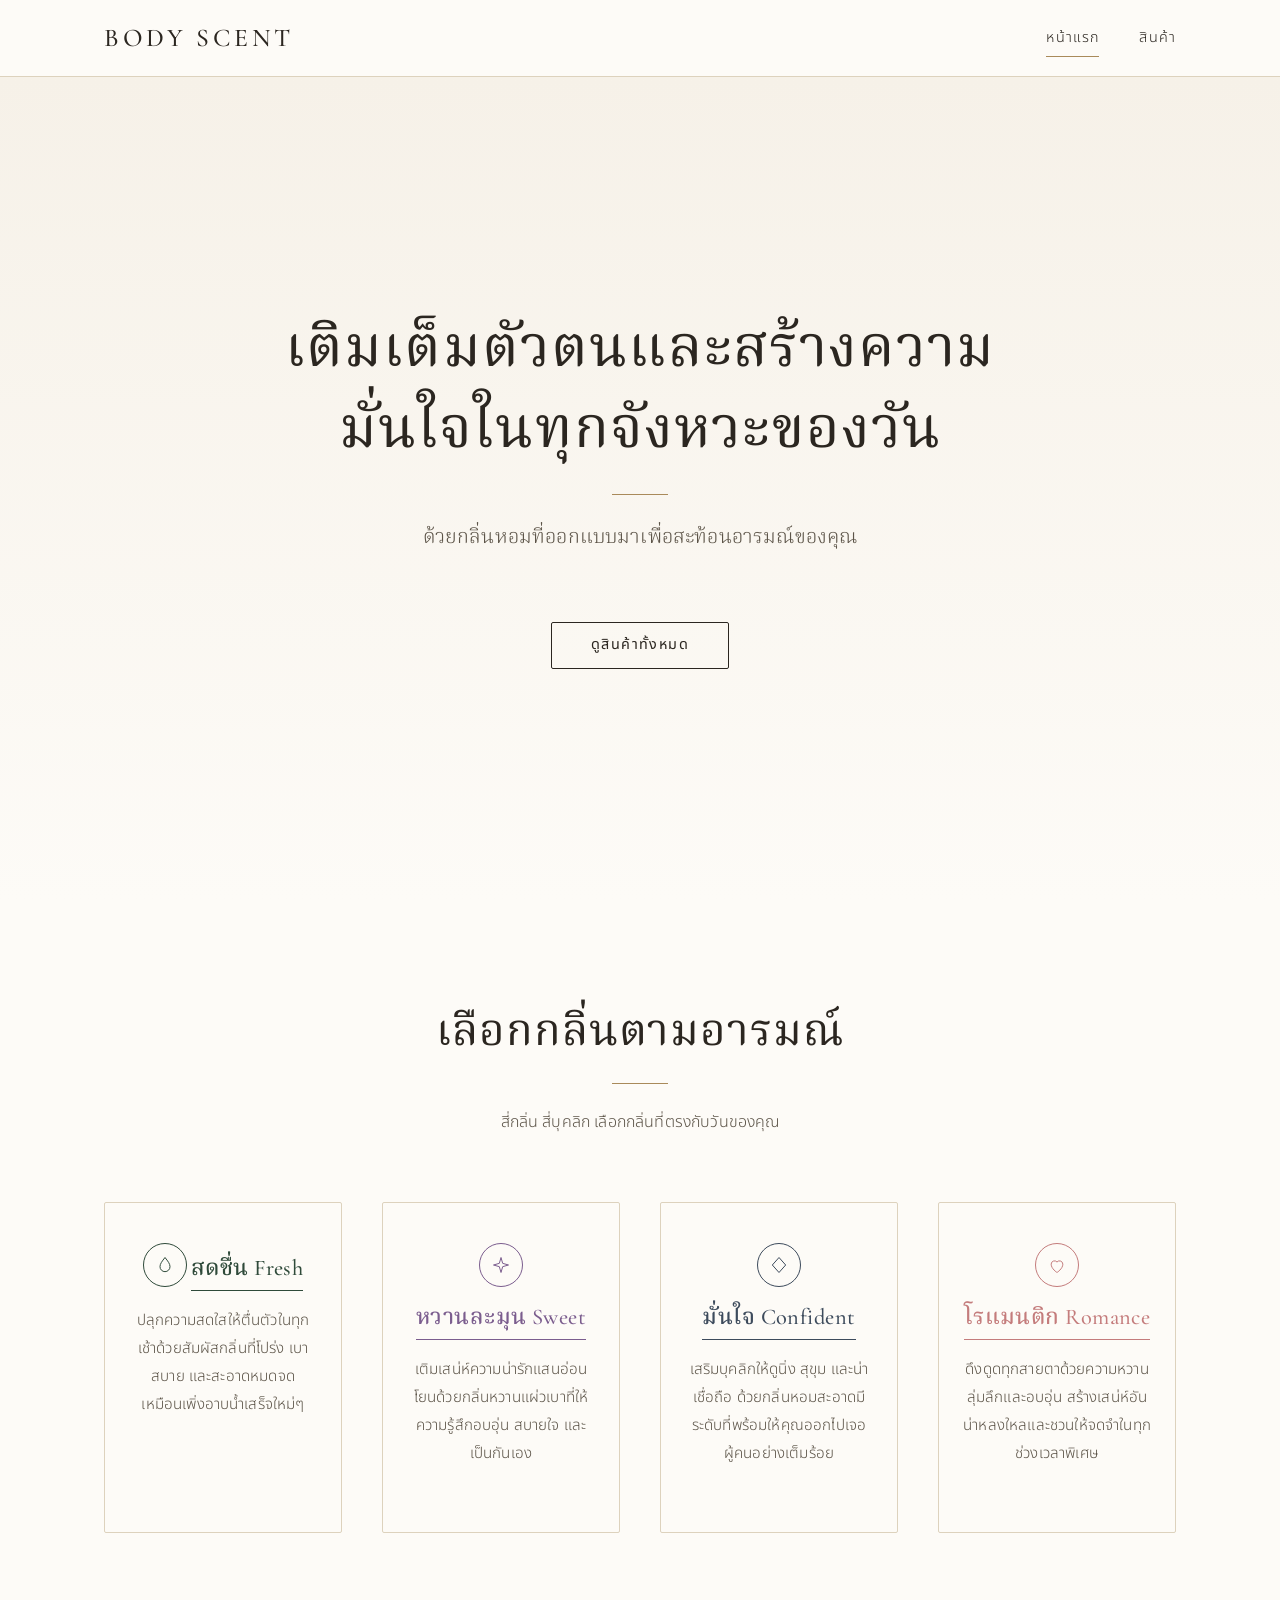
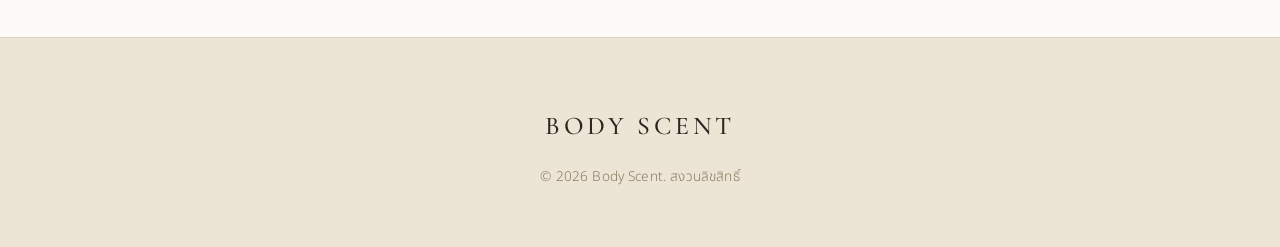
<file: index.html>
<!DOCTYPE html>
<html lang="th">
<head>
  <meta charset="UTF-8">
  <meta name="viewport" content="width=device-width, initial-scale=1">
  <title>Body Scent | น้ำหอมฉีดตัวที่สะท้อนอารมณ์ของคุณ</title>
  <meta name="description" content="Body Scent น้ำหอมฉีดตัวและโรลออน 4 กลิ่นตามอารมณ์ Fresh, Sweet, Confident, Romance">
  <link rel="stylesheet" href="style.css">
</head>
<body>

  <header class="site-header">
    <div class="container">
      <a href="index.html" class="brand">BODY SCENT</a>
      <ul class="nav">
        <li><a href="index.html" aria-current="page">หน้าแรก</a></li>
        <li><a href="product.html">สินค้า</a></li>
      </ul>
    </div>
  </header>

  <main>
    <!-- Hero -->
    <section class="hero hero--full">
      <div class="container">
        <h1>เติมเต็มตัวตนและสร้างความมั่นใจในทุกจังหวะของวัน</h1>
        <hr class="divider">
        <p class="lead">ด้วยกลิ่นหอมที่ออกแบบมาเพื่อสะท้อนอารมณ์ของคุณ</p>
        <a href="product.html" class="btn">ดูสินค้าทั้งหมด</a>
      </div>
    </section>

    <!-- 4 Mood -->
    <section class="section" id="moods">
      <div class="container">
        <div class="section-head">
          <h2>เลือกกลิ่นตามอารมณ์</h2>
          <hr class="divider">
          <p>สี่กลิ่น สี่บุคลิก เลือกกลิ่นที่ตรงกับวันของคุณ</p>
        </div>

        <div class="grid grid--4">

          <a href="product.html?mood=fresh" class="mood-card" data-mood="fresh">
            <span class="mood-icon" aria-hidden="true">
              <svg viewBox="0 0 24 24"><path d="M12 3c3.5 4.5 6 7.5 6 11a6 6 0 0 1-12 0c0-3.5 2.5-6.5 6-11z"/></svg>
            </span>
            <h3 class="mood-title">สดชื่น Fresh</h3>
            <p>ปลุกความสดใสให้ตื่นตัวในทุกเช้าด้วยสัมผัสกลิ่นที่โปร่ง เบาสบาย และสะอาดหมดจด เหมือนเพิ่งอาบน้ำเสร็จใหม่ๆ</p>
          </a>

          <a href="product.html?mood=sweet" class="mood-card" data-mood="sweet">
            <span class="mood-icon" aria-hidden="true">
              <svg viewBox="0 0 24 24"><path d="M12 3l2 7 7 2-7 2-2 7-2-7-7-2 7-2z"/></svg>
            </span>
            <h3 class="mood-title">หวานละมุน Sweet</h3>
            <p>เติมเสน่ห์ความน่ารักแสนอ่อนโยนด้วยกลิ่นหวานแผ่วเบาที่ให้ความรู้สึกอบอุ่น สบายใจ และเป็นกันเอง</p>
          </a>

          <a href="product.html?mood=confident" class="mood-card" data-mood="confident">
            <span class="mood-icon" aria-hidden="true">
              <svg viewBox="0 0 24 24"><path d="M12 3l8 9-8 9-8-9z"/></svg>
            </span>
            <h3 class="mood-title">มั่นใจ Confident</h3>
            <p>เสริมบุคลิกให้ดูนิ่ง สุขุม และน่าเชื่อถือ ด้วยกลิ่นหอมสะอาดมีระดับที่พร้อมให้คุณออกไปเจอผู้คนอย่างเต็มร้อย</p>
          </a>

          <a href="product.html?mood=romance" class="mood-card" data-mood="romance">
            <span class="mood-icon" aria-hidden="true">
              <svg viewBox="0 0 24 24"><path d="M12 21s-7-4.5-7-10a4 4 0 0 1 7-2.6A4 4 0 0 1 19 11c0 5.5-7 10-7 10z"/></svg>
            </span>
            <h3 class="mood-title">โรแมนติก Romance</h3>
            <p>ดึงดูดทุกสายตาด้วยความหวานลุ่มลึกและอบอุ่น สร้างเสน่ห์อันน่าหลงใหลและชวนให้จดจำในทุกช่วงเวลาพิเศษ</p>
          </a>

        </div>
      </div>
    </section>
  </main>

  <footer class="site-footer">
    <div class="container">
      <a href="index.html" class="brand">BODY SCENT</a>
      <p>© 2026 Body Scent. สงวนลิขสิทธิ์</p>
    </div>
  </footer>

  <script src="script.js"></script>
</body>
</html>
</file>
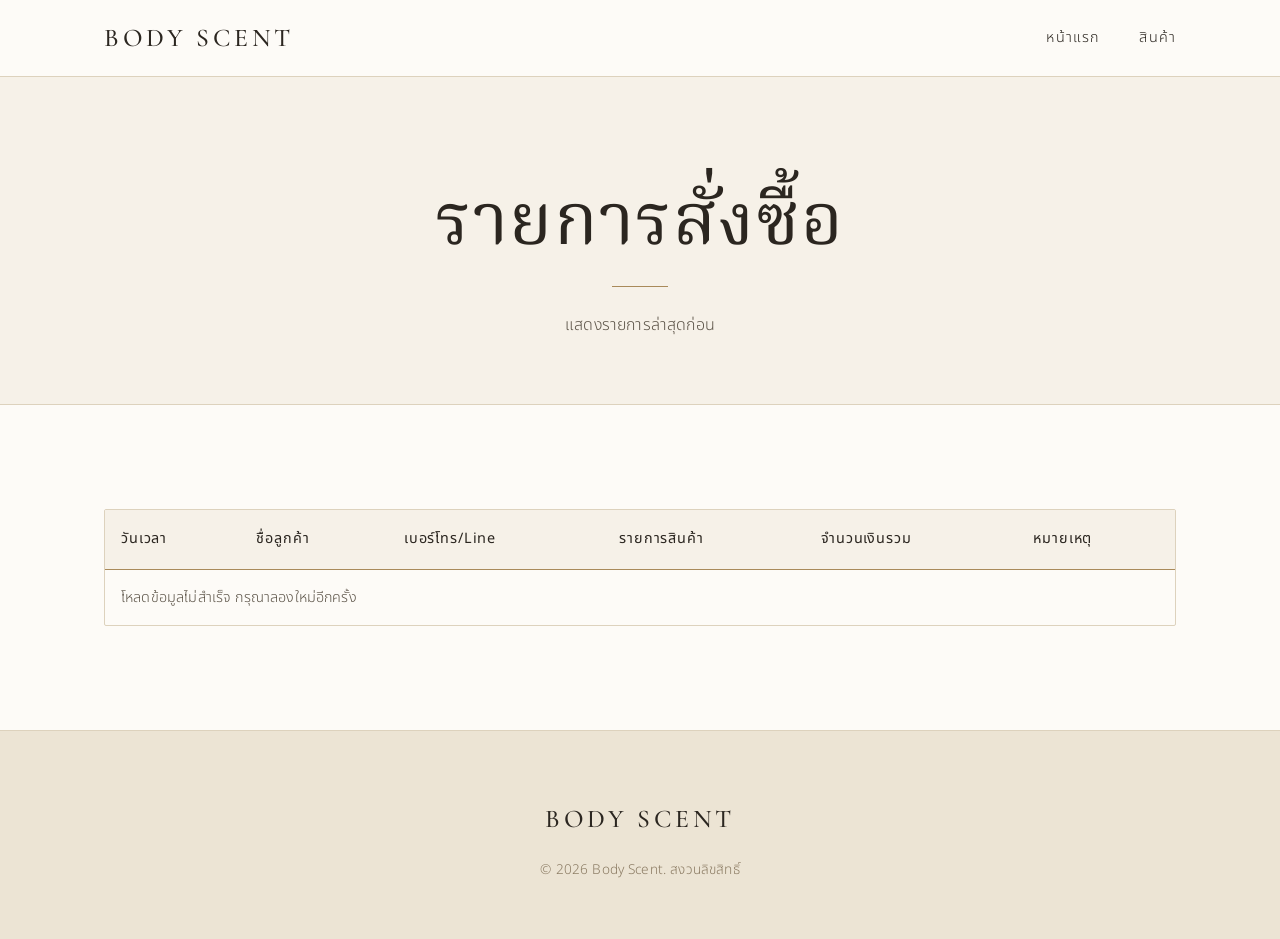
<file: admin.html>
<!DOCTYPE html>
<html lang="th">
<head>
  <meta charset="UTF-8">
  <meta name="viewport" content="width=device-width, initial-scale=1">
  <meta name="robots" content="noindex, nofollow">
  <title>รายการสั่งซื้อ | Body Scent</title>
  <link rel="stylesheet" href="style.css">
</head>
<body>

  <header class="site-header">
    <div class="container">
      <a href="index.html" class="brand">BODY SCENT</a>
      <ul class="nav">
        <li><a href="index.html">หน้าแรก</a></li>
        <li><a href="product.html">สินค้า</a></li>
      </ul>
    </div>
  </header>

  <main>
    <section class="page-head">
      <div class="container">
        <h1>รายการสั่งซื้อ</h1>
        <hr class="divider">
        <p>แสดงรายการล่าสุดก่อน</p>
      </div>
    </section>

    <section class="section">
      <div class="container">
        <div class="table-wrap">
          <table id="ordersTable" class="data-table">
            <thead>
              <tr>
                <th>วันเวลา</th>
                <th>ชื่อลูกค้า</th>
                <th>เบอร์โทร/Line</th>
                <th>รายการสินค้า</th>
                <th>จำนวนเงินรวม</th>
                <th>หมายเหตุ</th>
              </tr>
            </thead>
            <tbody></tbody>
          </table>
        </div>
      </div>
    </section>
  </main>

  <footer class="site-footer">
    <div class="container">
      <a href="index.html" class="brand">BODY SCENT</a>
      <p>© 2026 Body Scent. สงวนลิขสิทธิ์</p>
    </div>
  </footer>

  <script src="script.js"></script>
</body>
</html>
</file>
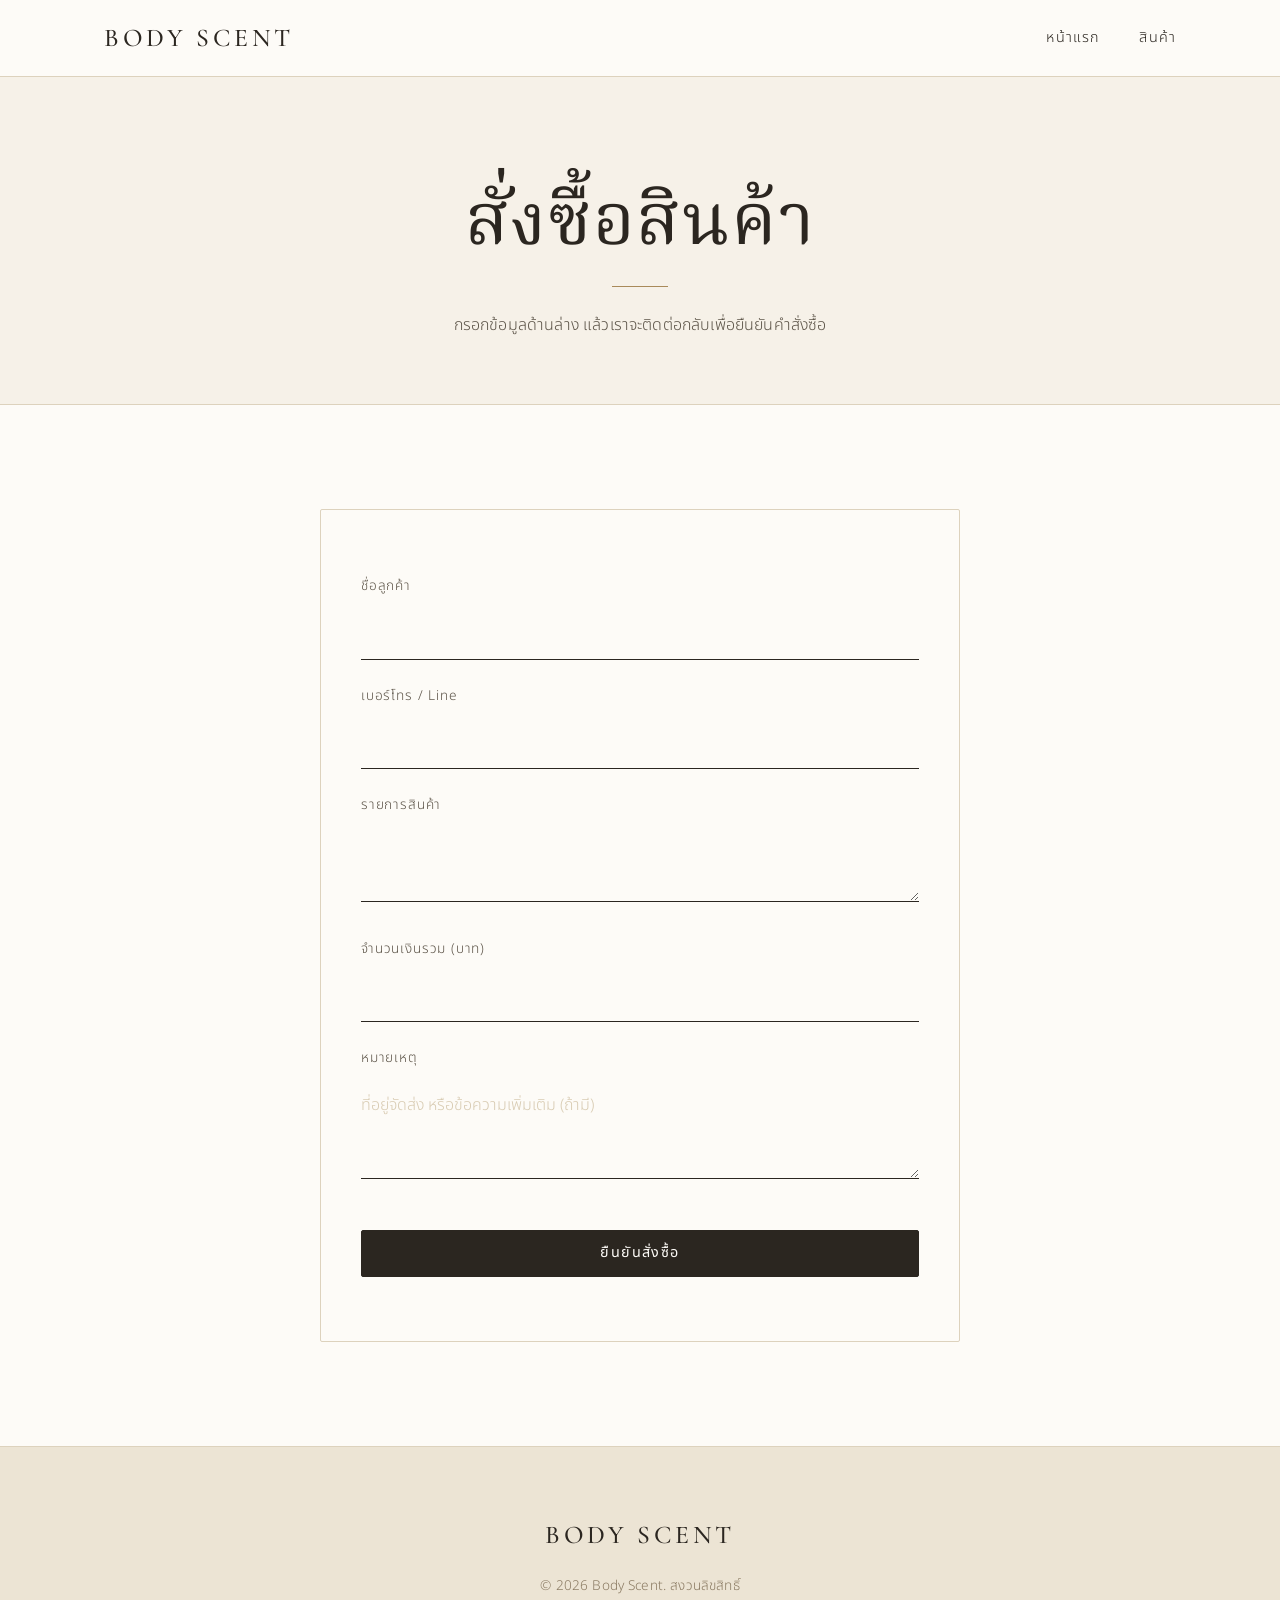
<file: order.html>
<!DOCTYPE html>
<html lang="th">
<head>
  <meta charset="UTF-8">
  <meta name="viewport" content="width=device-width, initial-scale=1">
  <title>สั่งซื้อสินค้า | Body Scent</title>
  <link rel="stylesheet" href="style.css">
</head>
<body>

  <header class="site-header">
    <div class="container">
      <a href="index.html" class="brand">BODY SCENT</a>
      <ul class="nav">
        <li><a href="index.html">หน้าแรก</a></li>
        <li><a href="product.html">สินค้า</a></li>
      </ul>
    </div>
  </header>

  <main>
    <section class="page-head">
      <div class="container">
        <h1>สั่งซื้อสินค้า</h1>
        <hr class="divider">
        <p>กรอกข้อมูลด้านล่าง แล้วเราจะติดต่อกลับเพื่อยืนยันคำสั่งซื้อ</p>
      </div>
    </section>

    <section class="section">
      <div class="container">
        <form id="orderForm" class="form-wrap">

          <div class="field">
            <label for="customerName">ชื่อลูกค้า</label>
            <input type="text" id="customerName" name="customerName" autocomplete="name" required>
          </div>

          <div class="field">
            <label for="contact">เบอร์โทร / Line</label>
            <input type="text" id="contact" name="contact" autocomplete="tel" required>
          </div>

          <div class="field">
            <label for="items">รายการสินค้า</label>
            <textarea id="items" name="items" rows="2" required></textarea>
          </div>

          <div class="field">
            <label for="total">จำนวนเงินรวม (บาท)</label>
            <input type="text" id="total" name="total" inputmode="decimal" required>
          </div>

          <div class="field">
            <label for="note">หมายเหตุ</label>
            <textarea id="note" name="note" rows="3" placeholder="ที่อยู่จัดส่ง หรือข้อความเพิ่มเติม (ถ้ามี)"></textarea>
          </div>

          <div class="form-actions">
            <button type="submit" class="btn btn--solid btn--block">ยืนยันสั่งซื้อ</button>
          </div>

        </form>
      </div>
    </section>
  </main>

  <footer class="site-footer">
    <div class="container">
      <a href="index.html" class="brand">BODY SCENT</a>
      <p>© 2026 Body Scent. สงวนลิขสิทธิ์</p>
    </div>
  </footer>

  <script src="script.js"></script>
</body>
</html>
</file>
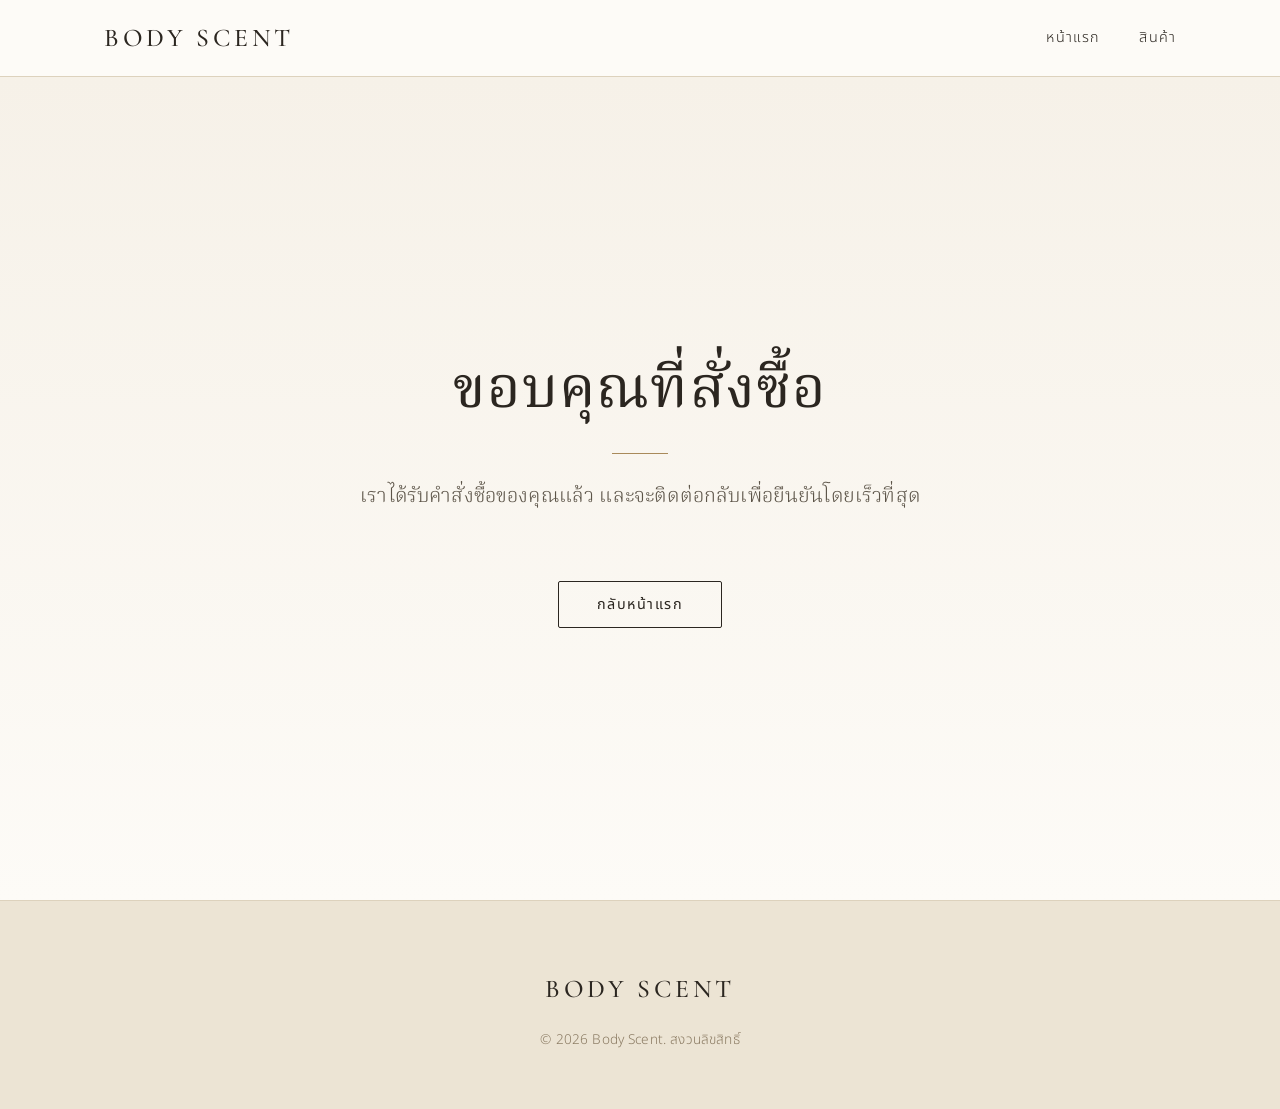
<file: thankyou.html>
<!DOCTYPE html>
<html lang="th">
<head>
  <meta charset="UTF-8">
  <meta name="viewport" content="width=device-width, initial-scale=1">
  <title>ขอบคุณที่สั่งซื้อ | Body Scent</title>
  <link rel="stylesheet" href="style.css">
</head>
<body>

  <header class="site-header">
    <div class="container">
      <a href="index.html" class="brand">BODY SCENT</a>
      <ul class="nav">
        <li><a href="index.html">หน้าแรก</a></li>
        <li><a href="product.html">สินค้า</a></li>
      </ul>
    </div>
  </header>

  <main>
    <section class="hero hero--full">
      <div class="container">
        <h1>ขอบคุณที่สั่งซื้อ</h1>
        <hr class="divider">
        <p class="lead">เราได้รับคำสั่งซื้อของคุณแล้ว และจะติดต่อกลับเพื่อยืนยันโดยเร็วที่สุด</p>
        <a href="index.html" class="btn">กลับหน้าแรก</a>
      </div>
    </section>
  </main>

  <footer class="site-footer">
    <div class="container">
      <a href="index.html" class="brand">BODY SCENT</a>
      <p>© 2026 Body Scent. สงวนลิขสิทธิ์</p>
    </div>
  </footer>

  <script src="script.js"></script>
</body>
</html>
</file>
<file: style.css>
/* ==========================================================
   Body Scent — Global Theme
   โทนพรีเมียม เรียบหรู มินิมอล | ขาว-ครีม-เบจเข้ม | accent ทองบรอนซ์
   ========================================================== */

@import url("https://fonts.googleapis.com/css2?family=Cormorant+Garamond:ital,wght@0,400;0,500;0,600;1,400&family=Noto+Serif+Thai:wght@300;400;500&family=Noto+Sans+Thai:wght@300;400;500&display=swap");

/* ---------- Design tokens ---------- */
:root {
  /* Base palette */
  --white: #fdfbf7;
  --cream: #f6f1e8;
  --cream-deep: #ece4d4;
  --beige: #d8cbb2;
  --beige-dark: #8a7a62;
  --ink: #2b2620;          /* ตัวอักษรหลัก (น้ำตาลเข้มนุ่ม ไม่ดำสนิท) */
  --ink-soft: #5c5448;     /* ตัวอักษรรอง */

  /* Accent: ทอง/บรอนซ์อ่อน */
  --gold: #a98a5a;
  --gold-deep: #8a6f45;
  --gold-soft: #d9c7a3;

  /* Lines */
  --line: #ddd2bd;
  --line-strong: #2b2620;

  /* Mood colors — ใช้เฉพาะจุดเล็กๆ/หัวข้อ/ไอคอน */
  --mood-fresh: #2f4a3a;      /* เขียวเข้ม */
  --mood-sweet: #7b5d8e;      /* ม่วงกลาง */
  --mood-confident: #3d4b5c;  /* น้ำเงินเทาเข้ม */
  --mood-romance: #c47c7c;    /* แดงอ่อน */

  /* Type */
  --font-display: "Cormorant Garamond", "Noto Serif Thai", Georgia, serif;
  --font-serif-th: "Noto Serif Thai", "Cormorant Garamond", Georgia, serif;
  --font-body: "Noto Sans Thai", "Helvetica Neue", Arial, sans-serif;

  /* Spacing scale */
  --s-1: 0.5rem;
  --s-2: 1rem;
  --s-3: 1.5rem;
  --s-4: 2.5rem;
  --s-5: 4rem;
  --s-6: 6.5rem;
  --s-7: 9rem;

  --container: 1120px;
  --radius: 2px;
  --ease: cubic-bezier(0.25, 0.1, 0.25, 1);
}

/* Mood hook: ใส่ data-mood="fresh|sweet|confident|romance" บน element ใดก็ได้
   แล้วใช้ var(--mood) ภายในได้เลย */
[data-mood="fresh"]     { --mood: var(--mood-fresh); }
[data-mood="sweet"]     { --mood: var(--mood-sweet); }
[data-mood="confident"] { --mood: var(--mood-confident); }
[data-mood="romance"]   { --mood: var(--mood-romance); }

/* ---------- Reset / base ---------- */
*,
*::before,
*::after { box-sizing: border-box; }

html {
  scroll-behavior: smooth;
  -webkit-text-size-adjust: 100%;
}

body {
  margin: 0;
  background: var(--white);
  color: var(--ink);
  font-family: var(--font-body);
  font-weight: 300;
  font-size: 1rem;
  line-height: 1.85;
  letter-spacing: 0.01em;
  -webkit-font-smoothing: antialiased;
}

img { max-width: 100%; height: auto; display: block; }

a {
  color: inherit;
  text-decoration: none;
  transition: color 0.3s var(--ease);
}
a:hover { color: var(--gold-deep); }

:focus-visible {
  outline: 1px solid var(--gold-deep);
  outline-offset: 4px;
}

::selection { background: var(--gold-soft); color: var(--ink); }

/* ---------- Typography ---------- */
h1, h2, h3, h4 {
  font-family: var(--font-display);
  font-weight: 500;
  line-height: 1.25;
  letter-spacing: 0.02em;
  margin: 0 0 var(--s-2);
  color: var(--ink);
}

h1 { font-size: clamp(2.5rem, 6vw, 4.5rem); font-weight: 400; line-height: 1.12; }
h2 { font-size: clamp(1.9rem, 4vw, 2.75rem); font-weight: 400; }
h3 { font-size: 1.4rem; }
h4 { font-size: 1.1rem; }

p { margin: 0 0 var(--s-3); max-width: 62ch; color: var(--ink-soft); }

.lead {
  font-family: var(--font-serif-th);
  font-weight: 300;
  font-size: clamp(1.05rem, 2vw, 1.25rem);
  line-height: 1.95;
  color: var(--ink-soft);
}

.text-center { text-align: center; }
.text-center p { margin-left: auto; margin-right: auto; }

.price {
  font-family: var(--font-display);
  font-size: 1.5rem;
  font-weight: 500;
  color: var(--gold-deep);
  letter-spacing: 0.03em;
}

/* ---------- Layout ---------- */
.container {
  width: 100%;
  max-width: var(--container);
  margin: 0 auto;
  padding: 0 var(--s-3);
}

.section { padding: var(--s-6) 0; }
.section--cream { background: var(--cream); }
.section--deep  { background: var(--cream-deep); }

.section-head {
  max-width: 640px;
  margin: 0 auto var(--s-5);
  text-align: center;
}
.section-head p { margin-left: auto; margin-right: auto; }

/* เส้นแบ่งบางๆ สีทอง */
.divider {
  width: 56px;
  height: 1px;
  margin: var(--s-3) auto;
  background: var(--gold);
  border: 0;
}
.rule {
  border: 0;
  border-top: 1px solid var(--line);
  margin: var(--s-5) 0;
}

.grid { display: grid; gap: var(--s-4); }
.grid--2 { grid-template-columns: repeat(2, 1fr); }
.grid--3 { grid-template-columns: repeat(3, 1fr); }
.grid--4 { grid-template-columns: repeat(4, 1fr); }

/* ---------- Header / Nav ---------- */
.site-header {
  position: sticky;
  top: 0;
  z-index: 50;
  background: rgba(253, 251, 247, 0.92);
  backdrop-filter: blur(8px);
  -webkit-backdrop-filter: blur(8px);
  border-bottom: 1px solid var(--line);
}

.site-header .container {
  display: flex;
  align-items: center;
  justify-content: space-between;
  min-height: 76px;
}

.brand {
  font-family: var(--font-display);
  font-size: 1.6rem;
  font-weight: 500;
  letter-spacing: 0.14em;
  color: var(--ink);
}

.nav { display: flex; gap: var(--s-4); list-style: none; margin: 0; padding: 0; }
.nav a {
  font-size: 0.9rem;
  letter-spacing: 0.08em;
  padding: var(--s-1) 0;
  border-bottom: 1px solid transparent;
}
.nav a:hover,
.nav a[aria-current="page"] {
  border-bottom-color: var(--gold);
  color: var(--ink);
}

/* ---------- Buttons ---------- */
.btn {
  display: inline-block;
  padding: 0.95rem 2.4rem;
  font-family: var(--font-body);
  font-size: 0.9rem;
  font-weight: 400;
  letter-spacing: 0.1em;
  line-height: 1;
  color: var(--ink);
  background: transparent;
  border: 1px solid var(--line-strong);
  border-radius: var(--radius);
  cursor: pointer;
  transition: background 0.35s var(--ease), color 0.35s var(--ease),
              border-color 0.35s var(--ease);
}
.btn:hover {
  background: var(--ink);
  color: var(--white);
}

.btn--gold {
  border-color: var(--gold-deep);
  color: var(--gold-deep);
}
.btn--gold:hover {
  background: var(--gold-deep);
  border-color: var(--gold-deep);
  color: var(--white);
}

.btn--solid {
  background: var(--ink);
  color: var(--white);
}
.btn--solid:hover {
  background: var(--gold-deep);
  border-color: var(--gold-deep);
}

.btn--block { display: block; width: 100%; text-align: center; }

/* ---------- Hero ---------- */
.hero {
  padding: var(--s-7) 0 var(--s-6);
  background: linear-gradient(180deg, var(--cream) 0%, var(--white) 100%);
}
.hero .container { max-width: 820px; text-align: center; }
.hero p { margin-left: auto; margin-right: auto; }
.hero .btn { margin-top: var(--s-3); }

/* ---------- Mood marker (จุดสีเล็กๆ) ---------- */
.mood-dot {
  display: inline-block;
  width: 8px;
  height: 8px;
  border-radius: 50%;
  background: var(--mood, var(--gold));
  margin-right: 0.6em;
  vertical-align: middle;
}

/* หัวข้อ mood: ตัวอักษรสี mood + เส้นใต้บางๆ */
.mood-title {
  color: var(--mood, var(--ink));
  padding-bottom: var(--s-1);
  border-bottom: 1px solid var(--mood, var(--line));
  display: inline-block;
}

.mood-icon {
  width: 44px;
  height: 44px;
  display: inline-flex;
  align-items: center;
  justify-content: center;
  color: var(--mood, var(--gold));
  border: 1px solid var(--mood, var(--gold));
  border-radius: 50%;
  margin-bottom: var(--s-2);
}
.mood-icon svg { width: 20px; height: 20px; stroke: currentColor; fill: none; stroke-width: 1.2; }

/* ---------- Mood card (เลือกตามอารมณ์) ---------- */
.mood-card {
  padding: var(--s-4) var(--s-3);
  background: var(--white);
  border: 1px solid var(--line);
  border-radius: var(--radius);
  text-align: center;
  transition: border-color 0.35s var(--ease);
}
.mood-card:hover { border-color: var(--mood, var(--gold)); }
.mood-card h3 { color: var(--mood, var(--ink)); }
.mood-card p { margin-left: auto; margin-right: auto; font-size: 0.95rem; }

/* ---------- Product card ---------- */
.product-grid {
  display: grid;
  grid-template-columns: repeat(4, 1fr);
  gap: var(--s-4) var(--s-3);
}

.product-card {
  display: flex;
  flex-direction: column;
  background: var(--white);
  border: 1px solid var(--line);
  border-radius: var(--radius);
  transition: border-color 0.35s var(--ease);
}
.product-card:hover { border-color: var(--gold); }

.product-card__media {
  aspect-ratio: 4 / 5;
  background: var(--cream);
  overflow: hidden;
}
.product-card__media img {
  width: 100%;
  height: 100%;
  object-fit: cover;
}

.product-card__body {
  display: flex;
  flex-direction: column;
  flex: 1;
  padding: var(--s-3);
}

.product-card__mood {
  font-size: 0.8rem;
  letter-spacing: 0.1em;
  color: var(--mood, var(--ink-soft));
  margin-bottom: var(--s-1);
}

.product-card__name {
  font-size: 1.2rem;
  margin-bottom: 0.25rem;
}

.product-card__meta {
  font-size: 0.85rem;
  color: var(--beige-dark);
  margin-bottom: var(--s-2);
}

.product-card__desc {
  font-size: 0.9rem;
  line-height: 1.75;
  flex: 1;
}

.product-card__foot {
  display: flex;
  align-items: center;
  justify-content: space-between;
  gap: var(--s-2);
  padding-top: var(--s-2);
  margin-top: var(--s-2);
  border-top: 1px solid var(--line);
}
.product-card__foot .btn {
  padding: 0.7rem 1.3rem;
  font-size: 0.8rem;
}

/* ---------- Filter / tabs (กรองตาม mood หรือ type) ---------- */
.filter {
  display: flex;
  flex-wrap: wrap;
  justify-content: center;
  gap: var(--s-1) var(--s-3);
  margin-bottom: var(--s-5);
}
.filter button {
  font-family: var(--font-body);
  font-size: 0.9rem;
  letter-spacing: 0.08em;
  color: var(--ink-soft);
  background: none;
  border: 0;
  border-bottom: 1px solid transparent;
  padding: var(--s-1) 0;
  cursor: pointer;
  transition: color 0.3s var(--ease), border-color 0.3s var(--ease);
}
.filter button:hover { color: var(--ink); }
.filter button.is-active {
  color: var(--ink);
  border-bottom-color: var(--gold);
}

/* ---------- Feature / story block ---------- */
.feature { text-align: center; padding: 0 var(--s-2); }
.feature h3 { margin-bottom: var(--s-1); }
.feature p { margin-left: auto; margin-right: auto; font-size: 0.95rem; }

.split {
  display: grid;
  grid-template-columns: 1fr 1fr;
  gap: var(--s-6);
  align-items: center;
}
.split__media { background: var(--cream); aspect-ratio: 4 / 5; overflow: hidden; }
.split__media img { width: 100%; height: 100%; object-fit: cover; }

/* ---------- Form ---------- */
.field { margin-bottom: var(--s-3); }
.field label {
  display: block;
  font-size: 0.85rem;
  letter-spacing: 0.06em;
  color: var(--ink-soft);
  margin-bottom: var(--s-1);
}
.field input,
.field select,
.field textarea {
  width: 100%;
  padding: 0.85rem 0;
  font-family: var(--font-body);
  font-size: 1rem;
  font-weight: 300;
  color: var(--ink);
  background: transparent;
  border: 0;
  border-bottom: 1px solid var(--line-strong);
  border-radius: 0;
  transition: border-color 0.3s var(--ease);
}
.field input:focus,
.field select:focus,
.field textarea:focus {
  outline: none;
  border-bottom-color: var(--gold-deep);
}

/* ---------- Footer ---------- */
.site-footer {
  padding: var(--s-5) 0 var(--s-4);
  background: var(--cream-deep);
  border-top: 1px solid var(--line);
  text-align: center;
}
.site-footer .brand { display: inline-block; margin-bottom: var(--s-2); }
.site-footer p { margin: 0 auto var(--s-2); font-size: 0.85rem; color: var(--beige-dark); }

/* ---------- Utilities ---------- */
.mt-0 { margin-top: 0; }
.mb-0 { margin-bottom: 0; }
.mt-4 { margin-top: var(--s-4); }
.mb-4 { margin-bottom: var(--s-4); }
.hidden { display: none !important; }
.sr-only {
  position: absolute;
  width: 1px; height: 1px;
  padding: 0; margin: -1px;
  overflow: hidden;
  clip: rect(0, 0, 0, 0);
  white-space: nowrap;
  border: 0;
}

/* ---------- Responsive ---------- */
@media (max-width: 1024px) {
  .product-grid,
  .grid--4 { grid-template-columns: repeat(2, 1fr); }
  .grid--3 { grid-template-columns: repeat(2, 1fr); }
  .split { gap: var(--s-4); }
}

@media (max-width: 720px) {
  :root {
    --s-5: 3rem;
    --s-6: 4.5rem;
    --s-7: 6rem;
  }

  .container { padding: 0 var(--s-2); }
  .section { padding: var(--s-5) 0; }
  .hero { padding: var(--s-6) 0 var(--s-5); }

  .site-header .container { min-height: 64px; }
  .brand { font-size: 1.3rem; }
  .nav { gap: var(--s-2); }
  .nav a { font-size: 0.8rem; letter-spacing: 0.04em; }

  .grid--2,
  .grid--3,
  .split { grid-template-columns: 1fr; }

  .product-grid { grid-template-columns: repeat(2, 1fr); gap: var(--s-3) var(--s-2); }
  .product-card__body { padding: var(--s-2); }
  .product-card__name { font-size: 1.05rem; }
  .product-card__desc { display: none; }
  .product-card__foot { flex-direction: column; align-items: stretch; text-align: center; }

  .btn { padding: 0.95rem 1.8rem; }
  .hero .btn { width: 100%; }
}

@media (max-width: 420px) {
  .product-grid { grid-template-columns: 1fr; }
  .product-card__desc { display: block; }
}

@media (prefers-reduced-motion: reduce) {
  html { scroll-behavior: auto; }
  *, *::before, *::after { transition: none !important; animation: none !important; }
}

/* ==========================================================
   เพิ่มสำหรับ index.html / product.html
   ========================================================== */

/* Hero เต็มจอแรก (หักความสูง header ออก) */
.hero--full {
  display: flex;
  align-items: center;
  min-height: calc(100vh - 77px);
  min-height: calc(100svh - 77px);
  padding: var(--s-6) 0;
}
.hero--full h1 {
  font-size: clamp(2rem, 5.2vw, 3.6rem);
  line-height: 1.4;
  margin-bottom: 0;
}
.hero--full .lead { margin-bottom: var(--s-4); }

/* การ์ด mood ที่เป็นลิงก์ */
a.mood-card {
  display: block;
  color: inherit;
}
a.mood-card:hover { color: inherit; }

/* หัวหน้าเพจย่อย (product.html) */
.page-head {
  padding: var(--s-6) 0 var(--s-5);
  background: var(--cream);
  text-align: center;
  border-bottom: 1px solid var(--line);
}
.page-head p { margin-left: auto; margin-right: auto; margin-bottom: 0; }

@media (max-width: 720px) {
  .hero--full { min-height: calc(100vh - 65px); min-height: calc(100svh - 65px); }
  .page-head { padding: var(--s-5) 0 var(--s-4); }
}

/* ==========================================================
   เพิ่มสำหรับ order.html / thankyou.html / admin.html
   ========================================================== */

/* ฟอร์มสั่งซื้อ */
.form-wrap {
  max-width: 640px;
  margin: 0 auto;
  padding: var(--s-5) var(--s-4);
  background: var(--white);
  border: 1px solid var(--line);
  border-radius: var(--radius);
}
.field textarea { resize: vertical; min-height: 2.6rem; }
.field input::placeholder,
.field textarea::placeholder { color: var(--beige); }
.field .hint {
  margin: var(--s-1) 0 0;
  font-size: 0.8rem;
  color: var(--beige-dark);
}
.form-actions { margin-top: var(--s-4); }

/* ตารางข้อมูล (admin) */
.table-wrap {
  overflow-x: auto;
  border: 1px solid var(--line);
  border-radius: var(--radius);
  background: var(--white);
}
.data-table {
  width: 100%;
  min-width: 760px;
  border-collapse: collapse;
  font-size: 0.9rem;
}
.data-table th,
.data-table td {
  padding: var(--s-2) var(--s-2);
  text-align: left;
  vertical-align: top;
  border-bottom: 1px solid var(--line);
}
.data-table th {
  font-weight: 400;
  letter-spacing: 0.06em;
  color: var(--ink);
  background: var(--cream);
  border-bottom: 1px solid var(--gold);
  white-space: nowrap;
}
.data-table td { color: var(--ink-soft); line-height: 1.6; }
.data-table tbody tr:last-child td { border-bottom: 0; }
.data-table tbody tr:hover td { background: var(--cream); }

@media (max-width: 720px) {
  .form-wrap { padding: var(--s-4) var(--s-2); border-left: 0; border-right: 0; }
}
</file>
